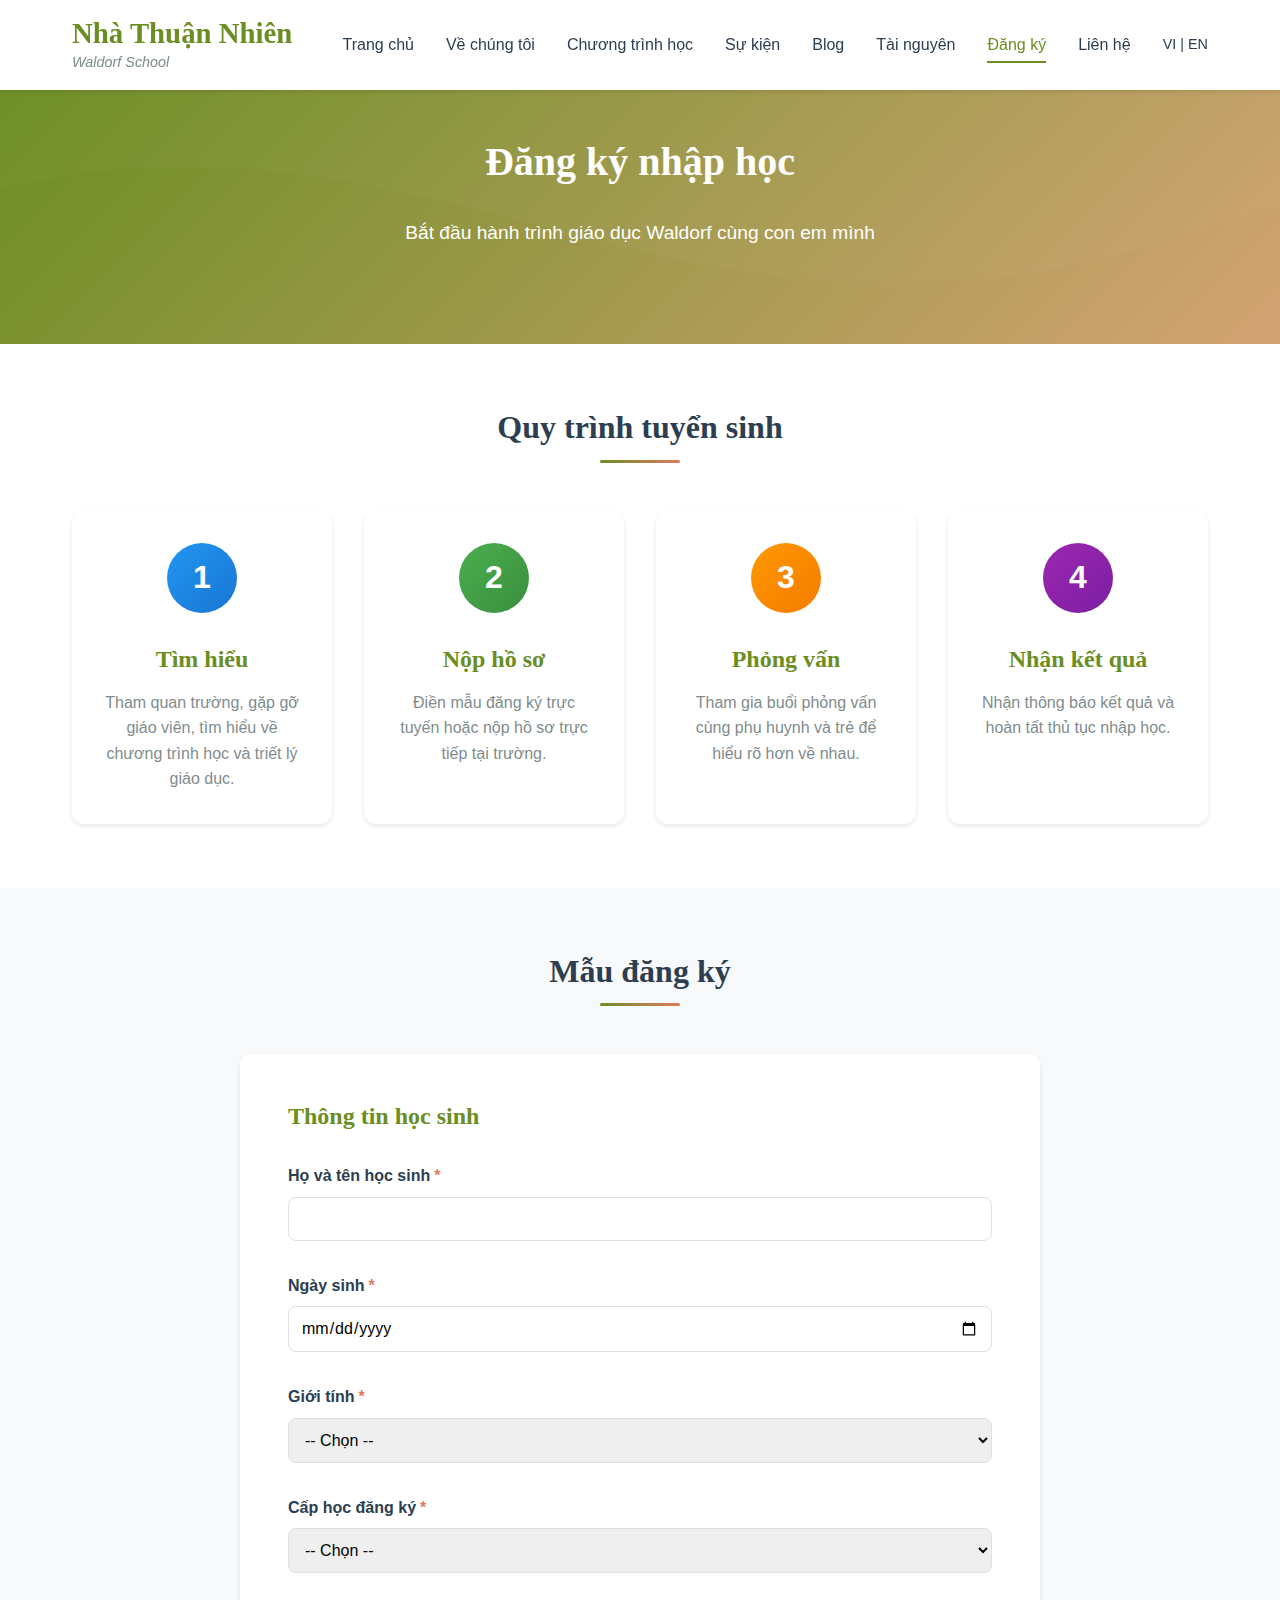
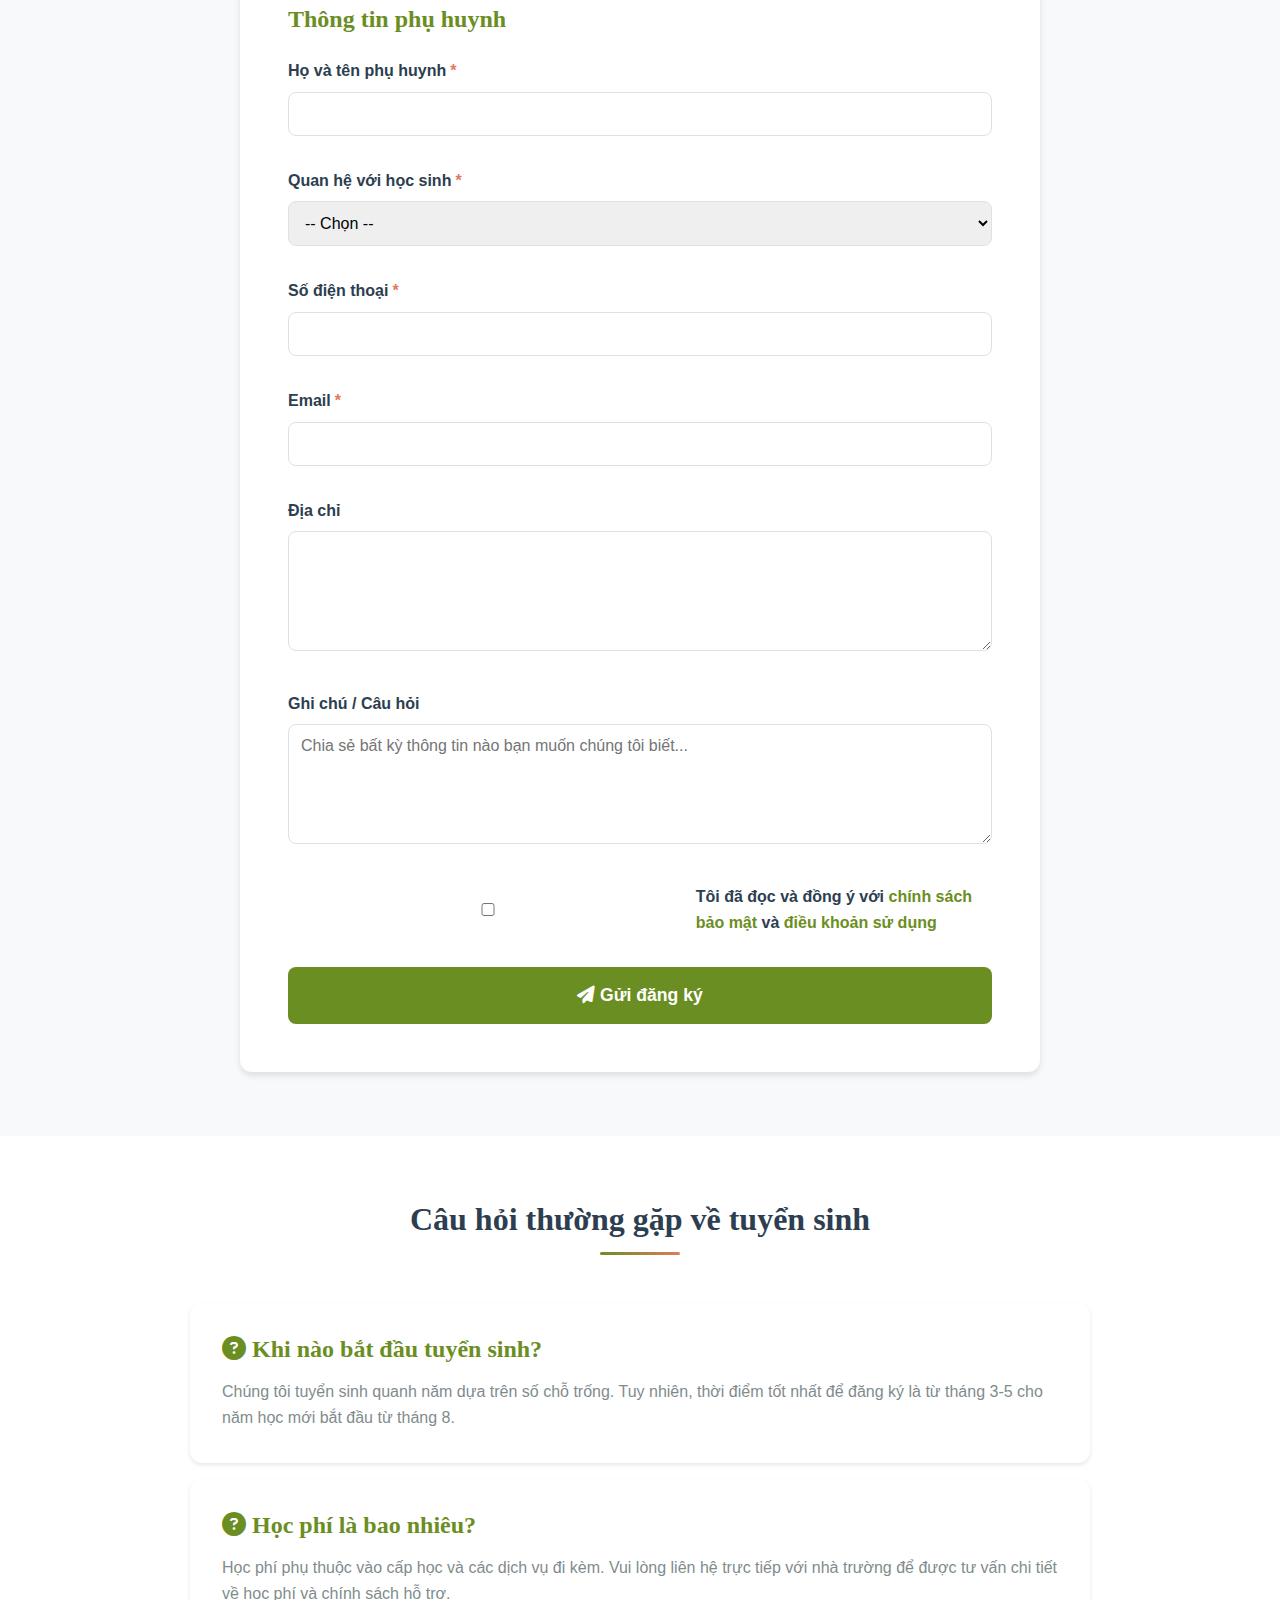
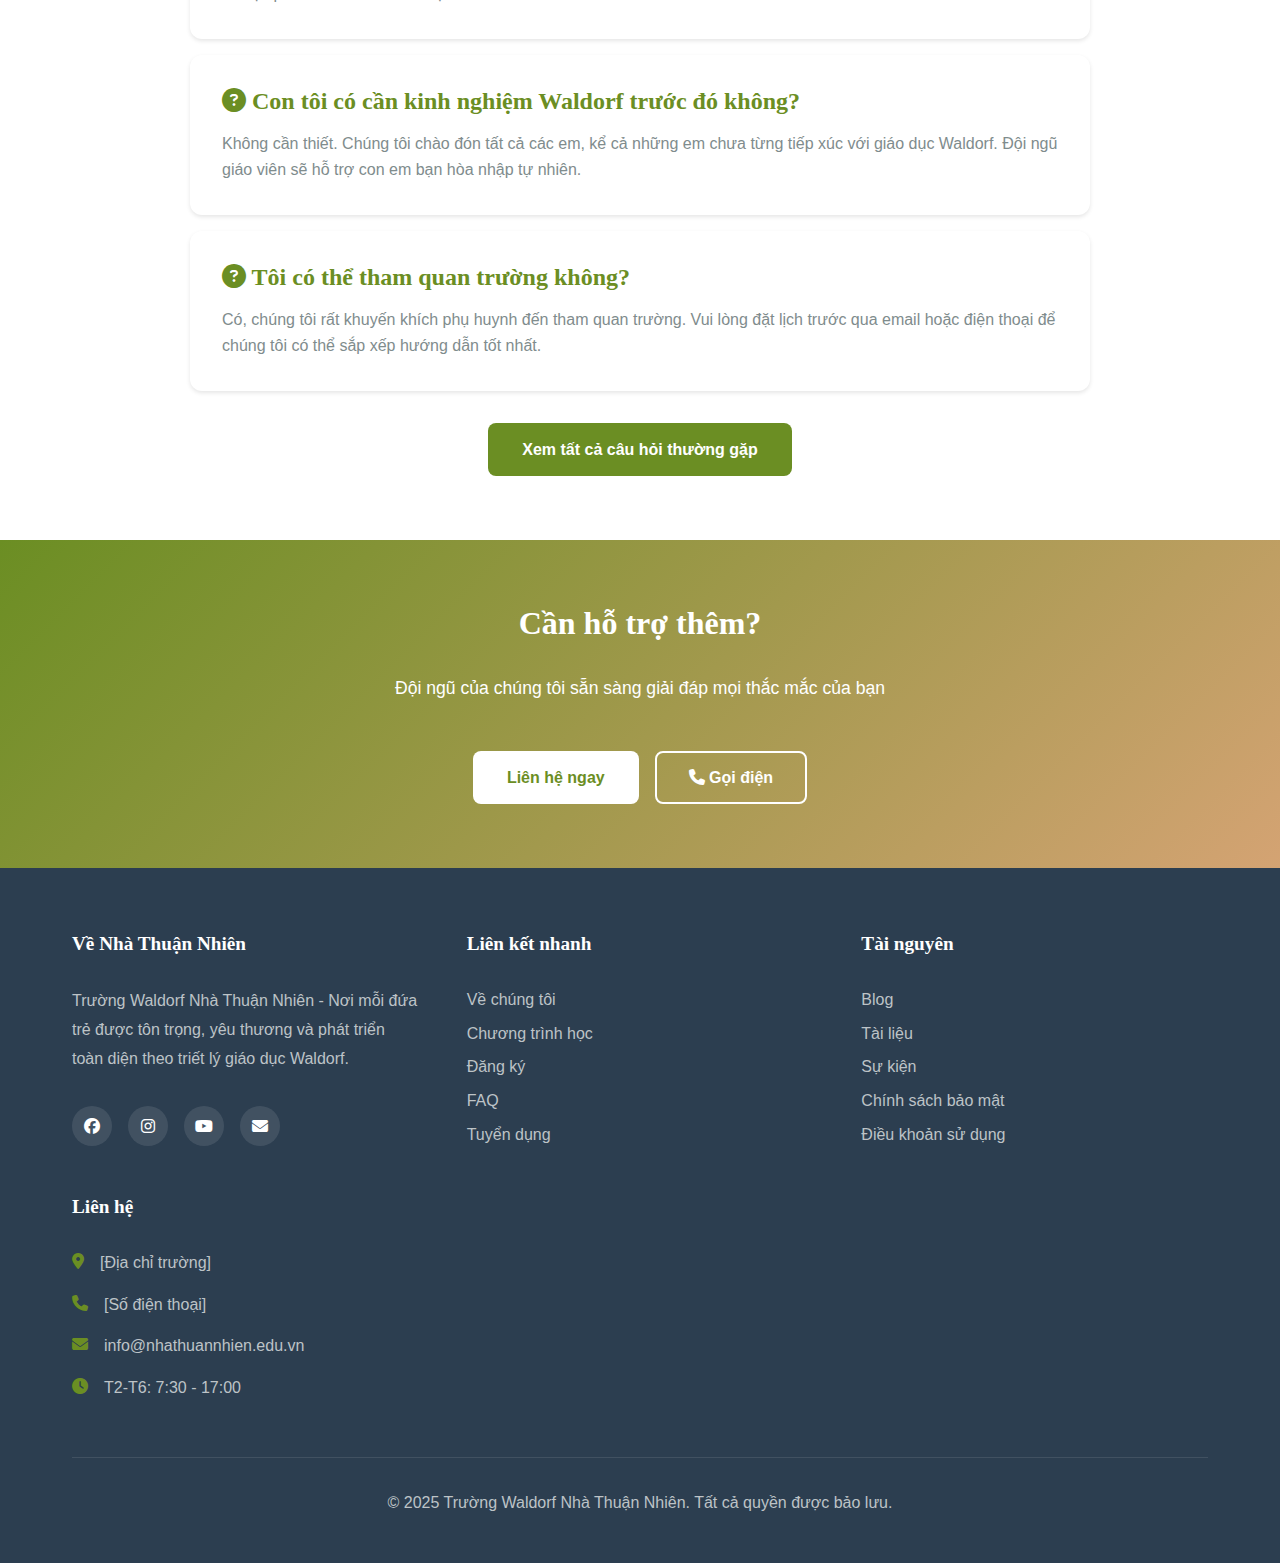
<file: admission.html>
<!DOCTYPE html>
<html lang="vi">

<head>
    <meta charset="UTF-8">
    <meta name="viewport" content="width=device-width, initial-scale=1.0">
    <meta name="description" content="Đăng ký nhập học tại Trường Waldorf Nhà Thuận Nhiên">
    <title>Đăng ký - Trường Waldorf Nhà Thuận Nhiên</title>
    <link rel="stylesheet" href="css/style.css">
    <link rel="stylesheet" href="https://cdnjs.cloudflare.com/ajax/libs/font-awesome/6.4.0/css/all.min.css">
</head>

<body>
    <header class="header">
        <div class="container">
            <div class="logo">
                <h1>Nhà Thuận Nhiên</h1>
                <p class="tagline">Waldorf School</p>
            </div>
            <nav class="nav" id="mainNav">
                <ul>
                    <li><a href="index.html">Trang chủ</a></li>
                    <li><a href="about.html">Về chúng tôi</a></li>
                    <li><a href="programs.html">Chương trình học</a></li>
                    <li><a href="events.html">Sự kiện</a></li>
                    <li><a href="blog.html">Blog</a></li>
                    <li><a href="resources.html">Tài nguyên</a></li>
                    <li><a href="admission.html" class="active">Đăng ký</a></li>
                    <li><a href="contact.html">Liên hệ</a></li>
                    <li class="language-switch">
                        <a href="#" onclick="switchLanguage('vi')">VI</a> |
                        <a href="#" onclick="switchLanguage('en')">EN</a>
                    </li>
                </ul>
            </nav>
            <button class="mobile-menu-btn" onclick="toggleMobileMenu()">
                <i class="fas fa-bars"></i>
            </button>
        </div>
    </header>

    <section class="hero" style="padding: 3rem 0;">
        <div class="hero-content">
            <h2>Đăng ký nhập học</h2>
            <p>Bắt đầu hành trình giáo dục Waldorf cùng con em mình</p>
        </div>
    </section>

    <section style="padding: 4rem 0;">
        <div class="container">
            <h2 class="section-title">Quy trình tuyển sinh</h2>
            <div class="features-grid" style="grid-template-columns: repeat(auto-fit, minmax(250px, 1fr));">
                <div class="feature-card">
                    <div class="feature-icon" style="background: linear-gradient(135deg, #2196f3, #1976d2);">
                        <span style="font-size: 2rem; font-weight: bold;">1</span>
                    </div>
                    <h3>Tìm hiểu</h3>
                    <p>Tham quan trường, gặp gỡ giáo viên, tìm hiểu về chương trình học và triết lý giáo dục.</p>
                </div>
                <div class="feature-card">
                    <div class="feature-icon" style="background: linear-gradient(135deg, #4caf50, #388e3c);">
                        <span style="font-size: 2rem; font-weight: bold;">2</span>
                    </div>
                    <h3>Nộp hồ sơ</h3>
                    <p>Điền mẫu đăng ký trực tuyến hoặc nộp hồ sơ trực tiếp tại trường.</p>
                </div>
                <div class="feature-card">
                    <div class="feature-icon" style="background: linear-gradient(135deg, #ff9800, #f57c00);">
                        <span style="font-size: 2rem; font-weight: bold;">3</span>
                    </div>
                    <h3>Phỏng vấn</h3>
                    <p>Tham gia buổi phỏng vấn cùng phụ huynh và trẻ để hiểu rõ hơn về nhau.</p>
                </div>
                <div class="feature-card">
                    <div class="feature-icon" style="background: linear-gradient(135deg, #9c27b0, #7b1fa2);">
                        <span style="font-size: 2rem; font-weight: bold;">4</span>
                    </div>
                    <h3>Nhận kết quả</h3>
                    <p>Nhận thông báo kết quả và hoàn tất thủ tục nhập học.</p>
                </div>
            </div>
        </div>
    </section>

    <section style="padding: 4rem 0; background: #f8f9fa;">
        <div class="container">
            <h2 class="section-title">Mẫu đăng ký</h2>
            <div
                style="max-width: 800px; margin: 0 auto; background: white; padding: 3rem; border-radius: 12px; box-shadow: 0 4px 6px rgba(0,0,0,0.1);">
                <form id="admissionForm">
                    <h3 style="margin-bottom: 2rem; color: #6B8E23;">Thông tin học sinh</h3>

                    <div class="form-group required">
                        <label for="studentName">Họ và tên học sinh</label>
                        <input type="text" id="studentName" name="studentName" required>
                    </div>

                    <div class="form-group required">
                        <label for="birthDate">Ngày sinh</label>
                        <input type="date" id="birthDate" name="birthDate" required>
                    </div>

                    <div class="form-group required">
                        <label for="gender">Giới tính</label>
                        <select id="gender" name="gender" required>
                            <option value="">-- Chọn --</option>
                            <option value="male">Nam</option>
                            <option value="female">Nữ</option>
                        </select>
                    </div>

                    <div class="form-group required">
                        <label for="grade">Cấp học đăng ký</label>
                        <select id="grade" name="grade" required>
                            <option value="">-- Chọn --</option>
                            <option value="kindergarten">Mẫu giáo (3-6 tuổi)</option>
                            <option value="grade1">Lớp 1</option>
                            <option value="grade2">Lớp 2</option>
                            <option value="grade3">Lớp 3</option>
                            <option value="grade4">Lớp 4</option>
                            <option value="grade5">Lớp 5</option>
                        </select>
                    </div>

                    <h3 style="margin: 2rem 0 1.5rem; color: #6B8E23;">Thông tin phụ huynh</h3>

                    <div class="form-group required">
                        <label for="parentName">Họ và tên phụ huynh</label>
                        <input type="text" id="parentName" name="parentName" required>
                    </div>

                    <div class="form-group required">
                        <label for="relationship">Quan hệ với học sinh</label>
                        <select id="relationship" name="relationship" required>
                            <option value="">-- Chọn --</option>
                            <option value="father">Bố</option>
                            <option value="mother">Mẹ</option>
                            <option value="guardian">Người giám hộ</option>
                        </select>
                    </div>

                    <div class="form-group required">
                        <label for="phone">Số điện thoại</label>
                        <input type="tel" id="phone" name="phone" required pattern="[0-9]{10,11}">
                    </div>

                    <div class="form-group required">
                        <label for="email">Email</label>
                        <input type="email" id="email" name="email" required>
                    </div>

                    <div class="form-group">
                        <label for="address">Địa chỉ</label>
                        <textarea id="address" name="address"></textarea>
                    </div>

                    <div class="form-group">
                        <label for="notes">Ghi chú / Câu hỏi</label>
                        <textarea id="notes" name="notes"
                            placeholder="Chia sẻ bất kỳ thông tin nào bạn muốn chúng tôi biết..."></textarea>
                    </div>

                    <div class="form-group">
                        <label style="display: flex; align-items: center; gap: 0.5rem; cursor: pointer;">
                            <input type="checkbox" required>
                            <span>Tôi đã đọc và đồng ý với <a href="privacy.html" style="color: #6B8E23;">chính sách bảo
                                    mật</a> và <a href="terms.html" style="color: #6B8E23;">điều khoản sử
                                    dụng</a></span>
                        </label>
                    </div>

                    <button type="submit" class="btn btn-primary"
                        style="width: 100%; font-size: 1.1rem; padding: 1rem;">
                        <i class="fas fa-paper-plane"></i> Gửi đăng ký
                    </button>
                </form>
            </div>
        </div>
    </section>

    <section style="padding: 4rem 0;">
        <div class="container">
            <h2 class="section-title">Câu hỏi thường gặp về tuyển sinh</h2>
            <div style="max-width: 900px; margin: 0 auto;">
                <div class="feature-card" style="margin-bottom: 1rem; text-align: left;">
                    <h3 style="color: #6B8E23; margin-bottom: 1rem;">
                        <i class="fas fa-question-circle"></i> Khi nào bắt đầu tuyển sinh?
                    </h3>
                    <p>Chúng tôi tuyển sinh quanh năm dựa trên số chỗ trống. Tuy nhiên, thời điểm tốt nhất để đăng ký là
                        từ tháng 3-5 cho năm học mới bắt đầu từ tháng 8.</p>
                </div>
                <div class="feature-card" style="margin-bottom: 1rem; text-align: left;">
                    <h3 style="color: #6B8E23; margin-bottom: 1rem;">
                        <i class="fas fa-question-circle"></i> Học phí là bao nhiêu?
                    </h3>
                    <p>Học phí phụ thuộc vào cấp học và các dịch vụ đi kèm. Vui lòng liên hệ trực tiếp với nhà trường để
                        được tư vấn chi tiết về học phí và chính sách hỗ trợ.</p>
                </div>
                <div class="feature-card" style="margin-bottom: 1rem; text-align: left;">
                    <h3 style="color: #6B8E23; margin-bottom: 1rem;">
                        <i class="fas fa-question-circle"></i> Con tôi có cần kinh nghiệm Waldorf trước đó không?
                    </h3>
                    <p>Không cần thiết. Chúng tôi chào đón tất cả các em, kể cả những em chưa từng tiếp xúc với giáo dục
                        Waldorf. Đội ngũ giáo viên sẽ hỗ trợ con em bạn hòa nhập tự nhiên.</p>
                </div>
                <div class="feature-card" style="margin-bottom: 1rem; text-align: left;">
                    <h3 style="color: #6B8E23; margin-bottom: 1rem;">
                        <i class="fas fa-question-circle"></i> Tôi có thể tham quan trường không?
                    </h3>
                    <p>Có, chúng tôi rất khuyến khích phụ huynh đến tham quan trường. Vui lòng đặt lịch trước qua email
                        hoặc điện thoại để chúng tôi có thể sắp xếp hướng dẫn tốt nhất.</p>
                </div>
            </div>
            <div class="text-center" style="margin-top: 2rem;">
                <a href="faq.html" class="btn btn-primary">Xem tất cả câu hỏi thường gặp</a>
            </div>
        </div>
    </section>

    <section class="cta-section">
        <div class="container">
            <div class="cta-content">
                <h2>Cần hỗ trợ thêm?</h2>
                <p>Đội ngũ của chúng tôi sẵn sàng giải đáp mọi thắc mắc của bạn</p>
                <div class="cta-buttons">
                    <a href="contact.html" class="btn btn-light">Liên hệ ngay</a>
                    <a href="tel:+84123456789" class="btn btn-outline"><i class="fas fa-phone"></i> Gọi điện</a>
                </div>
            </div>
        </div>
    </section>

    <footer class="footer">
        <div class="container">
            <div class="footer-grid">
                <div class="footer-col">
                    <h3>Về Nhà Thuận Nhiên</h3>
                    <p>Trường Waldorf Nhà Thuận Nhiên - Nơi mỗi đứa trẻ được tôn trọng, yêu thương và phát triển toàn
                        diện theo triết lý giáo dục Waldorf.</p>
                    <div class="social-links">
                        <a href="#" aria-label="Facebook"><i class="fab fa-facebook"></i></a>
                        <a href="#" aria-label="Instagram"><i class="fab fa-instagram"></i></a>
                        <a href="#" aria-label="YouTube"><i class="fab fa-youtube"></i></a>
                        <a href="#" aria-label="Email"><i class="fas fa-envelope"></i></a>
                    </div>
                </div>
                <div class="footer-col">
                    <h3>Liên kết nhanh</h3>
                    <ul>
                        <li><a href="about.html">Về chúng tôi</a></li>
                        <li><a href="programs.html">Chương trình học</a></li>
                        <li><a href="admission.html">Đăng ký</a></li>
                        <li><a href="faq.html">FAQ</a></li>
                        <li><a href="careers.html">Tuyển dụng</a></li>
                    </ul>
                </div>
                <div class="footer-col">
                    <h3>Tài nguyên</h3>
                    <ul>
                        <li><a href="blog.html">Blog</a></li>
                        <li><a href="resources.html">Tài liệu</a></li>
                        <li><a href="events.html">Sự kiện</a></li>
                        <li><a href="privacy.html">Chính sách bảo mật</a></li>
                        <li><a href="terms.html">Điều khoản sử dụng</a></li>
                    </ul>
                </div>
                <div class="footer-col">
                    <h3>Liên hệ</h3>
                    <ul class="contact-info">
                        <li><i class="fas fa-map-marker-alt"></i> [Địa chỉ trường]</li>
                        <li><i class="fas fa-phone"></i> [Số điện thoại]</li>
                        <li><i class="fas fa-envelope"></i> info@nhathuannhien.edu.vn</li>
                        <li><i class="fas fa-clock"></i> T2-T6: 7:30 - 17:00</li>
                    </ul>
                </div>
            </div>
            <div class="footer-bottom">
                <p>&copy; 2025 Trường Waldorf Nhà Thuận Nhiên. Tất cả quyền được bảo lưu.</p>
            </div>
        </div>
    </footer>

    <script src="js/main.js"></script>
</body>

</html>
</file>
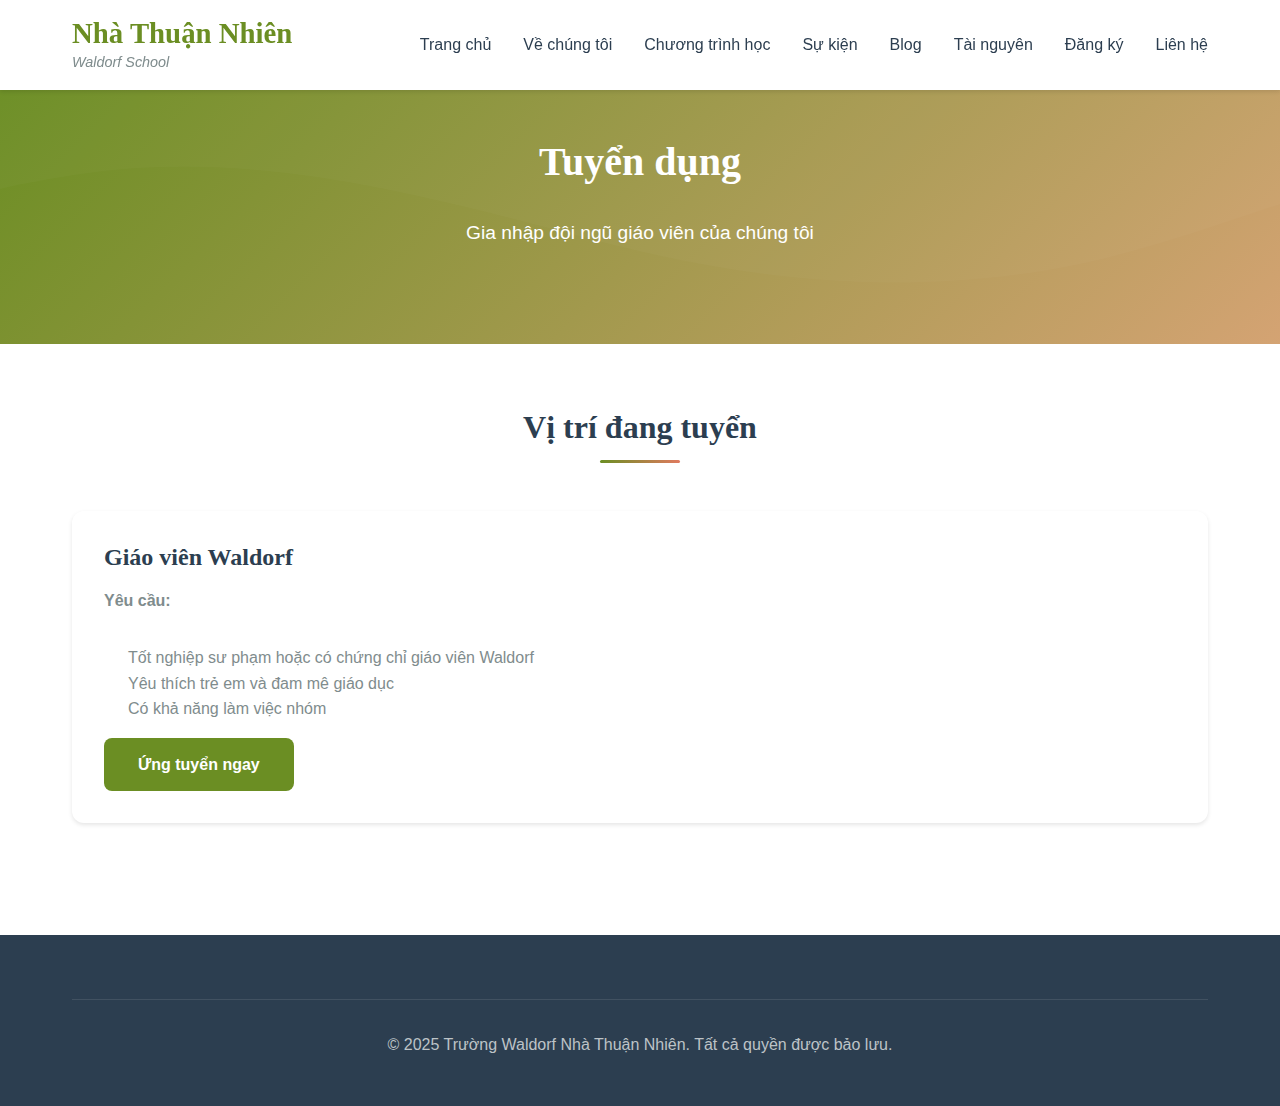
<file: careers.html>
<!DOCTYPE html>
<html lang="vi">

<head>
    <meta charset="UTF-8">
    <meta name="viewport" content="width=device-width, initial-scale=1.0">
    <title>Tuyển dụng - Trường Waldorf Nhà Thuận Nhiên</title>
    <link rel="stylesheet" href="css/style.css">
    <link rel="stylesheet" href="https://cdnjs.cloudflare.com/ajax/libs/font-awesome/6.4.0/css/all.min.css">
</head>

<body>
    <header class="header">
        <div class="container">
            <div class="logo">
                <h1>Nhà Thuận Nhiên</h1>
                <p class="tagline">Waldorf School</p>
            </div>
            <nav class="nav" id="mainNav">
                <ul>
                    <li><a href="index.html">Trang chủ</a></li>
                    <li><a href="about.html">Về chúng tôi</a></li>
                    <li><a href="programs.html">Chương trình học</a></li>
                    <li><a href="events.html">Sự kiện</a></li>
                    <li><a href="blog.html">Blog</a></li>
                    <li><a href="resources.html">Tài nguyên</a></li>
                    <li><a href="admission.html">Đăng ký</a></li>
                    <li><a href="contact.html">Liên hệ</a></li>
                </ul>
            </nav>
            <button class="mobile-menu-btn" onclick="toggleMobileMenu()">
                <i class="fas fa-bars"></i>
            </button>
        </div>
    </header>

    <section class="hero" style="padding: 3rem 0;">
        <div class="hero-content">
            <h2>Tuyển dụng</h2>
            <p>Gia nhập đội ngũ giáo viên của chúng tôi</p>
        </div>
    </section>

    <section style="padding: 4rem 0;">
        <div class="container">
            <h2 class="section-title">Vị trí đang tuyển</h2>
            <div class="news-grid">
                <div class="news-card">
                    <div class="news-content">
                        <h3>Giáo viên Waldorf</h3>
                        <p><strong>Yêu cầu:</strong></p>
                        <ul style="margin-left: 1.5rem; color: #7f8c8d;">
                            <li>Tốt nghiệp sư phạm hoặc có chứng chỉ giáo viên Waldorf</li>
                            <li>Yêu thích trẻ em và đam mê giáo dục</li>
                            <li>Có khả năng làm việc nhóm</li>
                        </ul>
                        <a href="contact.html" class="btn btn-primary" style="margin-top: 1rem;">Ứng tuyển ngay</a>
                    </div>
                </div>
            </div>
        </div>
    </section>

    <footer class="footer">
        <div class="container">
            <div class="footer-bottom">
                <p>&copy; 2025 Trường Waldorf Nhà Thuận Nhiên. Tất cả quyền được bảo lưu.</p>
            </div>
        </div>
    </footer>

    <script src="js/main.js"></script>
</body>

</html>
</file>
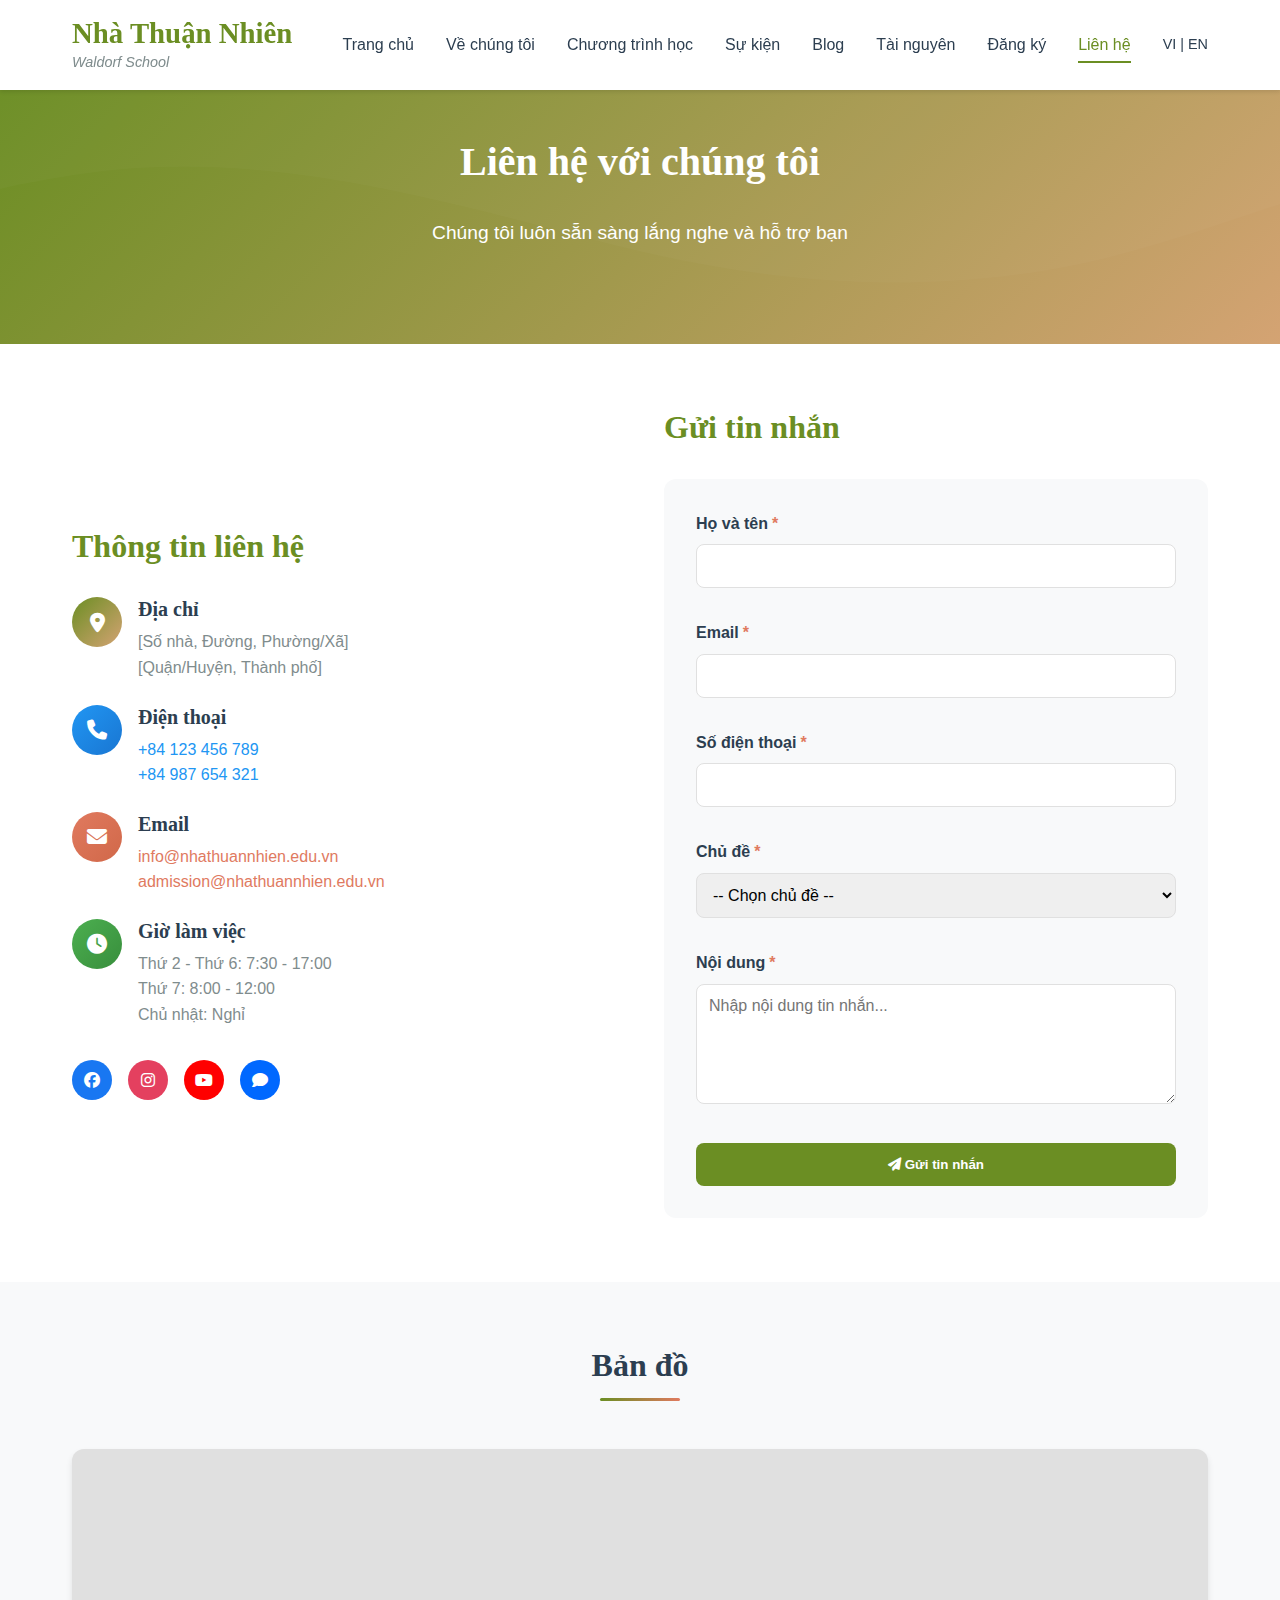
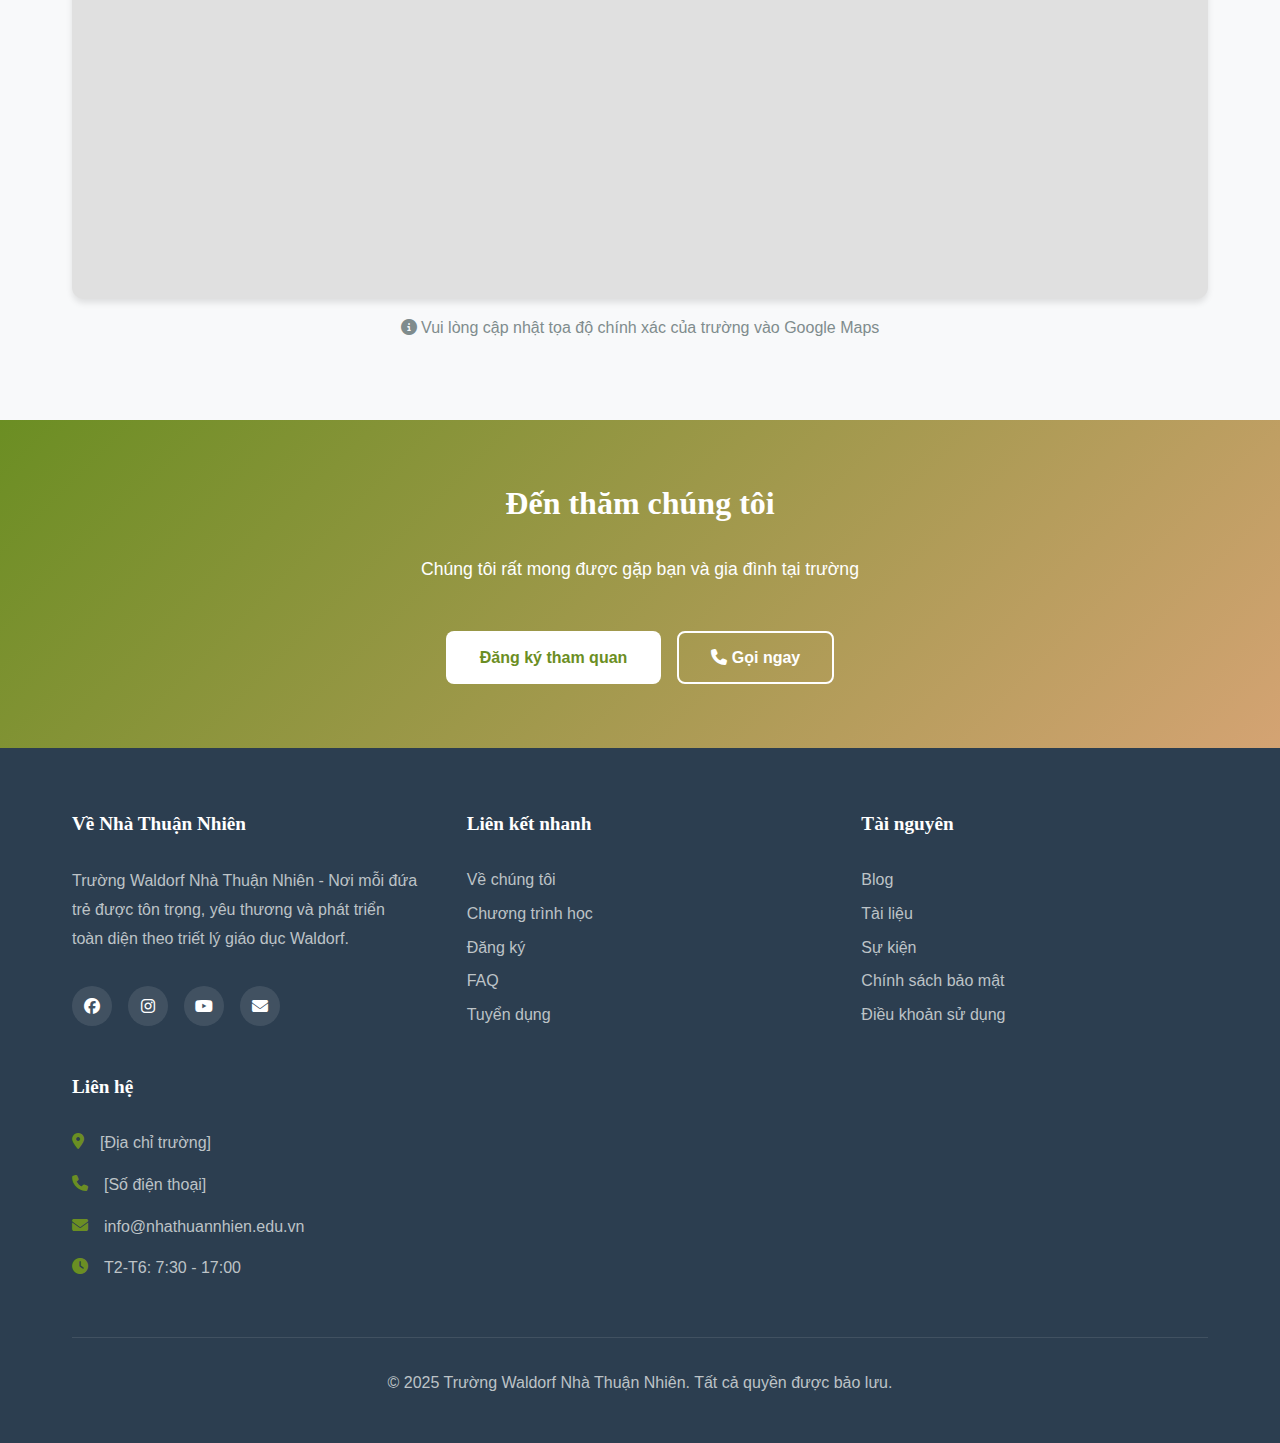
<file: contact.html>
<!DOCTYPE html>
<html lang="vi">

<head>
    <meta charset="UTF-8">
    <meta name="viewport" content="width=device-width, initial-scale=1.0">
    <meta name="description" content="Liên hệ với Trường Waldorf Nhà Thuận Nhiên">
    <title>Liên hệ - Trường Waldorf Nhà Thuận Nhiên</title>
    <link rel="stylesheet" href="css/style.css">
    <link rel="stylesheet" href="https://cdnjs.cloudflare.com/ajax/libs/font-awesome/6.4.0/css/all.min.css">
</head>

<body>
    <header class="header">
        <div class="container">
            <div class="logo">
                <h1>Nhà Thuận Nhiên</h1>
                <p class="tagline">Waldorf School</p>
            </div>
            <nav class="nav" id="mainNav">
                <ul>
                    <li><a href="index.html">Trang chủ</a></li>
                    <li><a href="about.html">Về chúng tôi</a></li>
                    <li><a href="programs.html">Chương trình học</a></li>
                    <li><a href="events.html">Sự kiện</a></li>
                    <li><a href="blog.html">Blog</a></li>
                    <li><a href="resources.html">Tài nguyên</a></li>
                    <li><a href="admission.html">Đăng ký</a></li>
                    <li><a href="contact.html" class="active">Liên hệ</a></li>
                    <li class="language-switch">
                        <a href="#" onclick="switchLanguage('vi')">VI</a> |
                        <a href="#" onclick="switchLanguage('en')">EN</a>
                    </li>
                </ul>
            </nav>
            <button class="mobile-menu-btn" onclick="toggleMobileMenu()">
                <i class="fas fa-bars"></i>
            </button>
        </div>
    </header>

    <section class="hero" style="padding: 3rem 0;">
        <div class="hero-content">
            <h2>Liên hệ với chúng tôi</h2>
            <p>Chúng tôi luôn sẵn sàng lắng nghe và hỗ trợ bạn</p>
        </div>
    </section>

    <section style="padding: 4rem 0;">
        <div class="container">
            <div class="intro-grid">
                <div>
                    <h2 style="color: #6B8E23; margin-bottom: 2rem;">Thông tin liên hệ</h2>

                    <div style="margin-bottom: 2rem;">
                        <div style="display: flex; align-items: flex-start; gap: 1rem; margin-bottom: 1.5rem;">
                            <div
                                style="width: 50px; height: 50px; background: linear-gradient(135deg, #6B8E23, #D4A373); border-radius: 50%; display: flex; align-items: center; justify-content: center; color: white; flex-shrink: 0;">
                                <i class="fas fa-map-marker-alt fa-lg"></i>
                            </div>
                            <div>
                                <h4 style="margin-bottom: 0.5rem;">Địa chỉ</h4>
                                <p style="color: #7f8c8d; margin: 0;">[Số nhà, Đường, Phường/Xã]<br>[Quận/Huyện, Thành
                                    phố]</p>
                            </div>
                        </div>

                        <div style="display: flex; align-items: flex-start; gap: 1rem; margin-bottom: 1.5rem;">
                            <div
                                style="width: 50px; height: 50px; background: linear-gradient(135deg, #2196f3, #1976d2); border-radius: 50%; display: flex; align-items: center; justify-content: center; color: white; flex-shrink: 0;">
                                <i class="fas fa-phone fa-lg"></i>
                            </div>
                            <div>
                                <h4 style="margin-bottom: 0.5rem;">Điện thoại</h4>
                                <p style="color: #7f8c8d; margin: 0;">
                                    <a href="tel:+84123456789" style="color: #2196f3;">+84 123 456 789</a><br>
                                    <a href="tel:+84987654321" style="color: #2196f3;">+84 987 654 321</a>
                                </p>
                            </div>
                        </div>

                        <div style="display: flex; align-items: flex-start; gap: 1rem; margin-bottom: 1.5rem;">
                            <div
                                style="width: 50px; height: 50px; background: linear-gradient(135deg, #E07A5F, #d16849); border-radius: 50%; display: flex; align-items: center; justify-content: center; color: white; flex-shrink: 0;">
                                <i class="fas fa-envelope fa-lg"></i>
                            </div>
                            <div>
                                <h4 style="margin-bottom: 0.5rem;">Email</h4>
                                <p style="color: #7f8c8d; margin: 0;">
                                    <a href="mailto:info@nhathuannhien.edu.vn"
                                        style="color: #E07A5F;">info@nhathuannhien.edu.vn</a><br>
                                    <a href="mailto:admission@nhathuannhien.edu.vn"
                                        style="color: #E07A5F;">admission@nhathuannhien.edu.vn</a>
                                </p>
                            </div>
                        </div>

                        <div style="display: flex; align-items: flex-start; gap: 1rem; margin-bottom: 1.5rem;">
                            <div
                                style="width: 50px; height: 50px; background: linear-gradient(135deg, #4caf50, #388e3c); border-radius: 50%; display: flex; align-items: center; justify-content: center; color: white; flex-shrink: 0;">
                                <i class="fas fa-clock fa-lg"></i>
                            </div>
                            <div>
                                <h4 style="margin-bottom: 0.5rem;">Giờ làm việc</h4>
                                <p style="color: #7f8c8d; margin: 0;">
                                    Thứ 2 - Thứ 6: 7:30 - 17:00<br>
                                    Thứ 7: 8:00 - 12:00<br>
                                    Chủ nhật: Nghỉ
                                </p>
                            </div>
                        </div>
                    </div>

                    <div class="social-links" style="justify-content: flex-start;">
                        <a href="#" aria-label="Facebook" style="background: #1877f2;"><i
                                class="fab fa-facebook"></i></a>
                        <a href="#" aria-label="Instagram" style="background: #e4405f;"><i
                                class="fab fa-instagram"></i></a>
                        <a href="#" aria-label="YouTube" style="background: #ff0000;"><i class="fab fa-youtube"></i></a>
                        <a href="#" aria-label="Zalo" style="background: #0068ff;"><i class="fas fa-comment"></i></a>
                    </div>
                </div>

                <div>
                    <h2 style="color: #6B8E23; margin-bottom: 2rem;">Gửi tin nhắn</h2>
                    <form id="contactForm" style="background: #f8f9fa; padding: 2rem; border-radius: 12px;">
                        <div class="form-group required">
                            <label for="name">Họ và tên</label>
                            <input type="text" id="name" name="name" required>
                        </div>

                        <div class="form-group required">
                            <label for="email">Email</label>
                            <input type="email" id="email" name="email" required>
                        </div>

                        <div class="form-group required">
                            <label for="phone">Số điện thoại</label>
                            <input type="tel" id="phone" name="phone" required>
                        </div>

                        <div class="form-group required">
                            <label for="subject">Chủ đề</label>
                            <select id="subject" name="subject" required>
                                <option value="">-- Chọn chủ đề --</option>
                                <option value="admission">Tư vấn tuyển sinh</option>
                                <option value="program">Chương trình học</option>
                                <option value="visit">Đặt lịch tham quan</option>
                                <option value="other">Khác</option>
                            </select>
                        </div>

                        <div class="form-group required">
                            <label for="message">Nội dung</label>
                            <textarea id="message" name="message" required rows="5"
                                placeholder="Nhập nội dung tin nhắn..."></textarea>
                        </div>

                        <button type="submit" class="btn btn-primary" style="width: 100%;">
                            <i class="fas fa-paper-plane"></i> Gửi tin nhắn
                        </button>
                    </form>
                </div>
            </div>
        </div>
    </section>

    <section style="padding: 4rem 0; background: #f8f9fa;">
        <div class="container">
            <h2 class="section-title">Bản đồ</h2>
            <div
                style="border-radius: 12px; overflow: hidden; box-shadow: 0 4px 6px rgba(0,0,0,0.1); height: 450px; background: #e0e0e0;">
                <!-- Google Maps iframe sẽ được thêm vào đây -->
                <iframe
                    src="https://www.google.com/maps/embed?pb=!1m18!1m12!1m3!1d3919.5!2d106.6!3d10.8!2m3!1f0!2f0!3f0!3m2!1i1024!2i768!4f13.1!3m3!1m2!1s0x0%3A0x0!2zMTDCsDQ4JzAwLjAiTiAxMDbCsDM2JzAwLjAiRQ!5e0!3m2!1svi!2s!4v1234567890"
                    width="100%" height="450" style="border:0;" allowfullscreen="" loading="lazy">
                </iframe>
            </div>
            <p style="text-align: center; margin-top: 1rem; color: #7f8c8d;">
                <i class="fas fa-info-circle"></i> Vui lòng cập nhật tọa độ chính xác của trường vào Google Maps
            </p>
        </div>
    </section>

    <section class="cta-section">
        <div class="container">
            <div class="cta-content">
                <h2>Đến thăm chúng tôi</h2>
                <p>Chúng tôi rất mong được gặp bạn và gia đình tại trường</p>
                <div class="cta-buttons">
                    <a href="admission.html" class="btn btn-light">Đăng ký tham quan</a>
                    <a href="tel:+84123456789" class="btn btn-outline"><i class="fas fa-phone"></i> Gọi ngay</a>
                </div>
            </div>
        </div>
    </section>

    <footer class="footer">
        <div class="container">
            <div class="footer-grid">
                <div class="footer-col">
                    <h3>Về Nhà Thuận Nhiên</h3>
                    <p>Trường Waldorf Nhà Thuận Nhiên - Nơi mỗi đứa trẻ được tôn trọng, yêu thương và phát triển toàn
                        diện theo triết lý giáo dục Waldorf.</p>
                    <div class="social-links">
                        <a href="#" aria-label="Facebook"><i class="fab fa-facebook"></i></a>
                        <a href="#" aria-label="Instagram"><i class="fab fa-instagram"></i></a>
                        <a href="#" aria-label="YouTube"><i class="fab fa-youtube"></i></a>
                        <a href="#" aria-label="Email"><i class="fas fa-envelope"></i></a>
                    </div>
                </div>
                <div class="footer-col">
                    <h3>Liên kết nhanh</h3>
                    <ul>
                        <li><a href="about.html">Về chúng tôi</a></li>
                        <li><a href="programs.html">Chương trình học</a></li>
                        <li><a href="admission.html">Đăng ký</a></li>
                        <li><a href="faq.html">FAQ</a></li>
                        <li><a href="careers.html">Tuyển dụng</a></li>
                    </ul>
                </div>
                <div class="footer-col">
                    <h3>Tài nguyên</h3>
                    <ul>
                        <li><a href="blog.html">Blog</a></li>
                        <li><a href="resources.html">Tài liệu</a></li>
                        <li><a href="events.html">Sự kiện</a></li>
                        <li><a href="privacy.html">Chính sách bảo mật</a></li>
                        <li><a href="terms.html">Điều khoản sử dụng</a></li>
                    </ul>
                </div>
                <div class="footer-col">
                    <h3>Liên hệ</h3>
                    <ul class="contact-info">
                        <li><i class="fas fa-map-marker-alt"></i> [Địa chỉ trường]</li>
                        <li><i class="fas fa-phone"></i> [Số điện thoại]</li>
                        <li><i class="fas fa-envelope"></i> info@nhathuannhien.edu.vn</li>
                        <li><i class="fas fa-clock"></i> T2-T6: 7:30 - 17:00</li>
                    </ul>
                </div>
            </div>
            <div class="footer-bottom">
                <p>&copy; 2025 Trường Waldorf Nhà Thuận Nhiên. Tất cả quyền được bảo lưu.</p>
            </div>
        </div>
    </footer>

    <script src="js/main.js"></script>
</body>

</html>
</file>
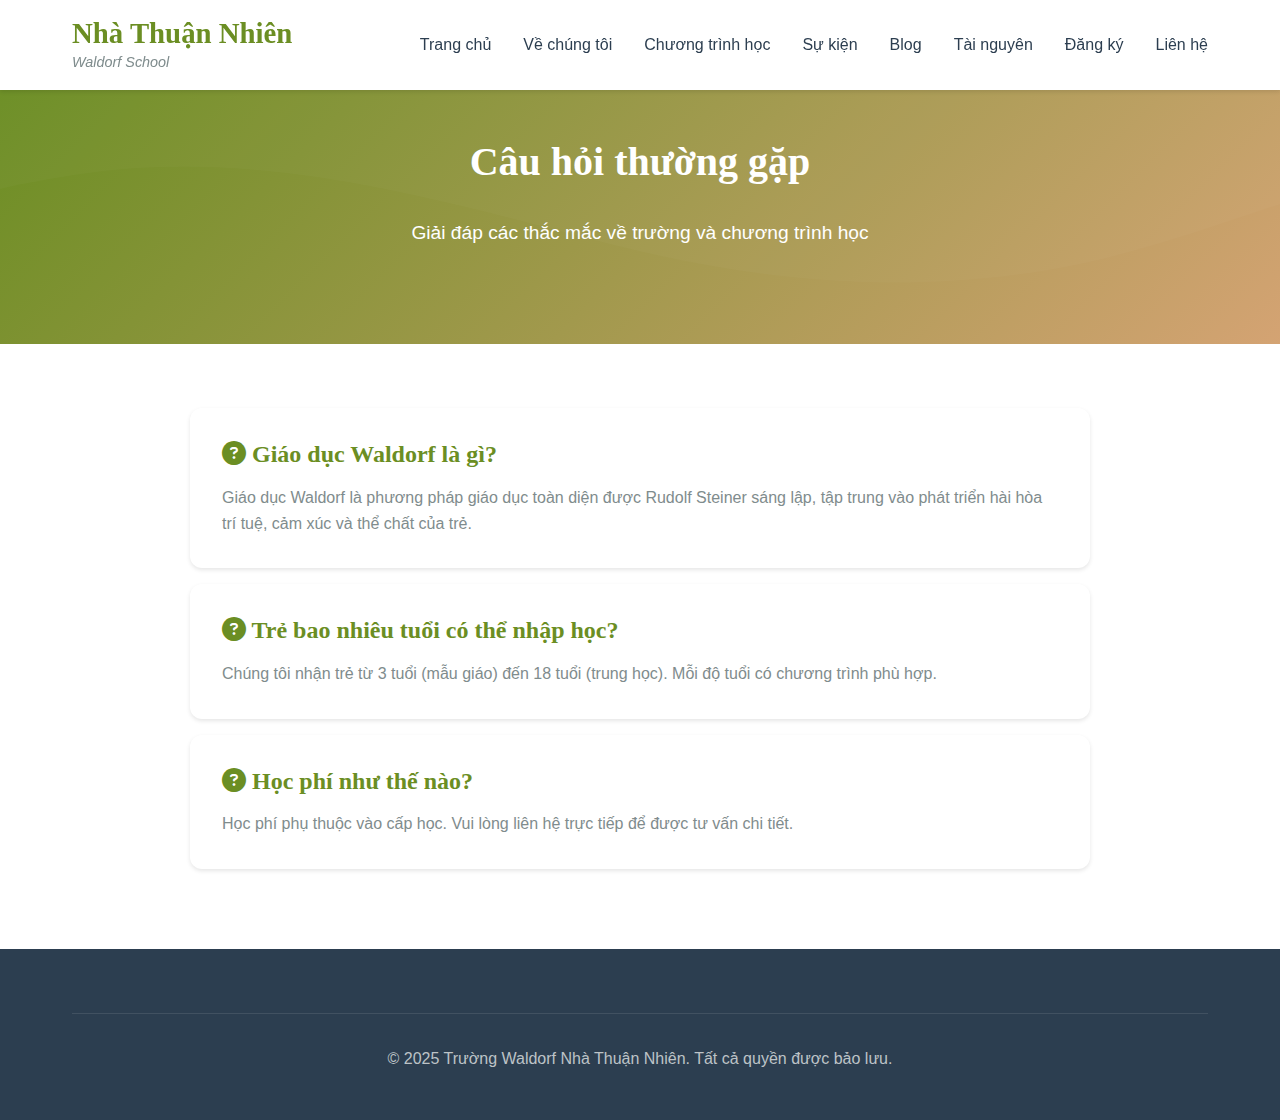
<file: faq.html>
<!DOCTYPE html>
<html lang="vi">

<head>
    <meta charset="UTF-8">
    <meta name="viewport" content="width=device-width, initial-scale=1.0">
    <title>FAQ - Trường Waldorf Nhà Thuận Nhiên</title>
    <link rel="stylesheet" href="css/style.css">
    <link rel="stylesheet" href="https://cdnjs.cloudflare.com/ajax/libs/font-awesome/6.4.0/css/all.min.css">
</head>

<body>
    <header class="header">
        <div class="container">
            <div class="logo">
                <h1>Nhà Thuận Nhiên</h1>
                <p class="tagline">Waldorf School</p>
            </div>
            <nav class="nav" id="mainNav">
                <ul>
                    <li><a href="index.html">Trang chủ</a></li>
                    <li><a href="about.html">Về chúng tôi</a></li>
                    <li><a href="programs.html">Chương trình học</a></li>
                    <li><a href="events.html">Sự kiện</a></li>
                    <li><a href="blog.html">Blog</a></li>
                    <li><a href="resources.html">Tài nguyên</a></li>
                    <li><a href="admission.html">Đăng ký</a></li>
                    <li><a href="contact.html">Liên hệ</a></li>
                </ul>
            </nav>
            <button class="mobile-menu-btn" onclick="toggleMobileMenu()">
                <i class="fas fa-bars"></i>
            </button>
        </div>
    </header>

    <section class="hero" style="padding: 3rem 0;">
        <div class="hero-content">
            <h2>Câu hỏi thường gặp</h2>
            <p>Giải đáp các thắc mắc về trường và chương trình học</p>
        </div>
    </section>

    <section style="padding: 4rem 0;">
        <div class="container">
            <div style="max-width: 900px; margin: 0 auto;">
                <div class="feature-card" style="margin-bottom: 1rem; text-align: left;">
                    <h3 style="color: #6B8E23; margin-bottom: 1rem;">
                        <i class="fas fa-question-circle"></i> Giáo dục Waldorf là gì?
                    </h3>
                    <p>Giáo dục Waldorf là phương pháp giáo dục toàn diện được Rudolf Steiner sáng lập, tập trung vào
                        phát triển hài hòa trí tuệ, cảm xúc và thể chất của trẻ.</p>
                </div>
                <div class="feature-card" style="margin-bottom: 1rem; text-align: left;">
                    <h3 style="color: #6B8E23; margin-bottom: 1rem;">
                        <i class="fas fa-question-circle"></i> Trẻ bao nhiêu tuổi có thể nhập học?
                    </h3>
                    <p>Chúng tôi nhận trẻ từ 3 tuổi (mẫu giáo) đến 18 tuổi (trung học). Mỗi độ tuổi có chương trình phù
                        hợp.</p>
                </div>
                <div class="feature-card" style="margin-bottom: 1rem; text-align: left;">
                    <h3 style="color: #6B8E23; margin-bottom: 1rem;">
                        <i class="fas fa-question-circle"></i> Học phí như thế nào?
                    </h3>
                    <p>Học phí phụ thuộc vào cấp học. Vui lòng liên hệ trực tiếp để được tư vấn chi tiết.</p>
                </div>
            </div>
        </div>
    </section>

    <footer class="footer">
        <div class="container">
            <div class="footer-bottom">
                <p>&copy; 2025 Trường Waldorf Nhà Thuận Nhiên. Tất cả quyền được bảo lưu.</p>
            </div>
        </div>
    </footer>

    <script src="js/main.js"></script>
</body>

</html>
</file>
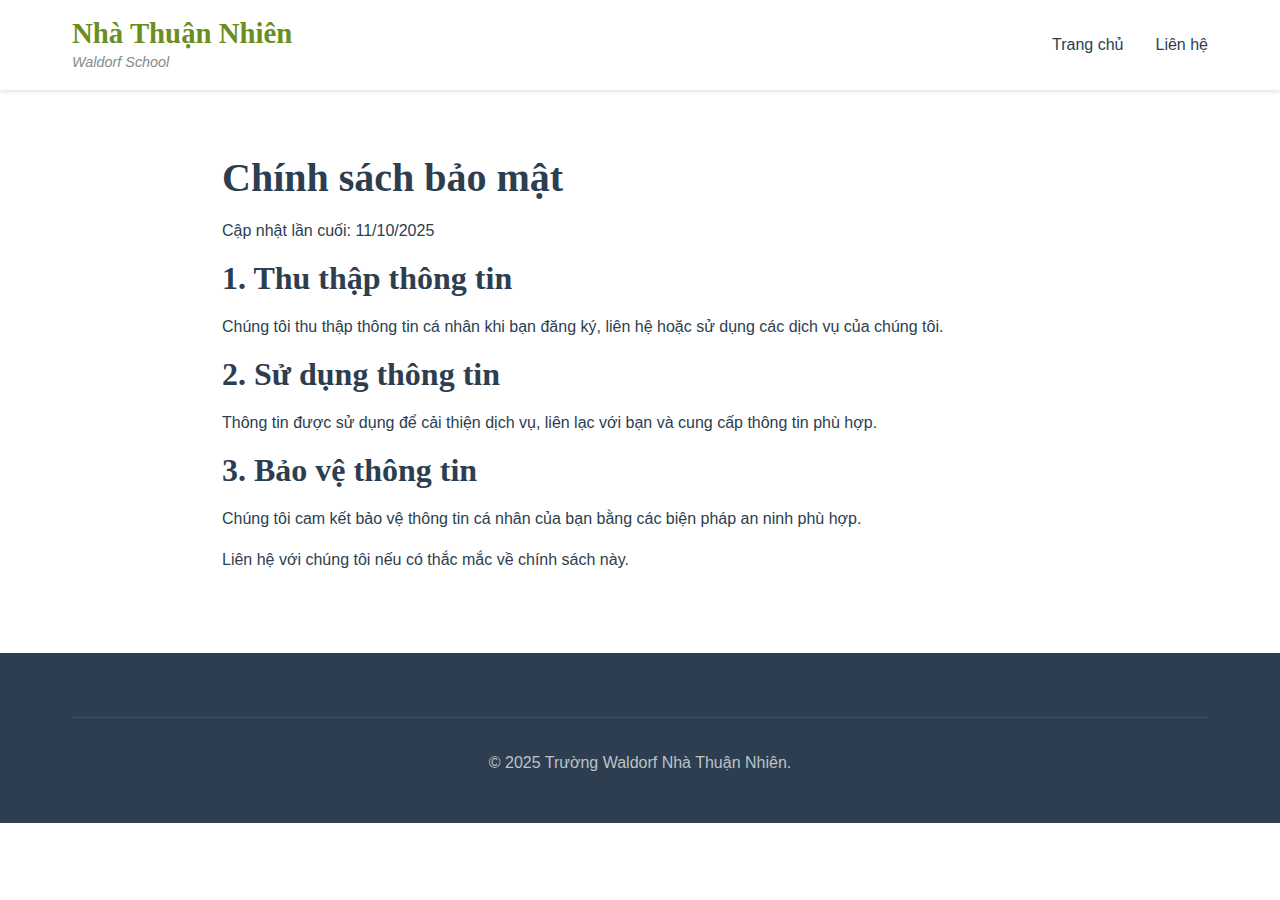
<file: privacy.html>
<!DOCTYPE html>
<html lang="vi">

<head>
    <meta charset="UTF-8">
    <meta name="viewport" content="width=device-width, initial-scale=1.0">
    <title>Chính sách bảo mật - Trường Waldorf Nhà Thuận Nhiên</title>
    <link rel="stylesheet" href="css/style.css">
</head>

<body>
    <header class="header">
        <div class="container">
            <div class="logo">
                <h1>Nhà Thuận Nhiên</h1>
                <p class="tagline">Waldorf School</p>
            </div>
            <nav class="nav" id="mainNav">
                <ul>
                    <li><a href="index.html">Trang chủ</a></li>
                    <li><a href="contact.html">Liên hệ</a></li>
                </ul>
            </nav>
        </div>
    </header>

    <section style="padding: 4rem 0;">
        <div class="container" style="max-width: 900px;">
            <h1>Chính sách bảo mật</h1>
            <p>Cập nhật lần cuối: 11/10/2025</p>

            <h2>1. Thu thập thông tin</h2>
            <p>Chúng tôi thu thập thông tin cá nhân khi bạn đăng ký, liên hệ hoặc sử dụng các dịch vụ của chúng tôi.</p>

            <h2>2. Sử dụng thông tin</h2>
            <p>Thông tin được sử dụng để cải thiện dịch vụ, liên lạc với bạn và cung cấp thông tin phù hợp.</p>

            <h2>3. Bảo vệ thông tin</h2>
            <p>Chúng tôi cam kết bảo vệ thông tin cá nhân của bạn bằng các biện pháp an ninh phù hợp.</p>

            <p><a href="contact.html">Liên hệ với chúng tôi</a> nếu có thắc mắc về chính sách này.</p>
        </div>
    </section>

    <footer class="footer">
        <div class="container">
            <div class="footer-bottom">
                <p>&copy; 2025 Trường Waldorf Nhà Thuận Nhiên.</p>
            </div>
        </div>
    </footer>
</body>

</html>
</file>
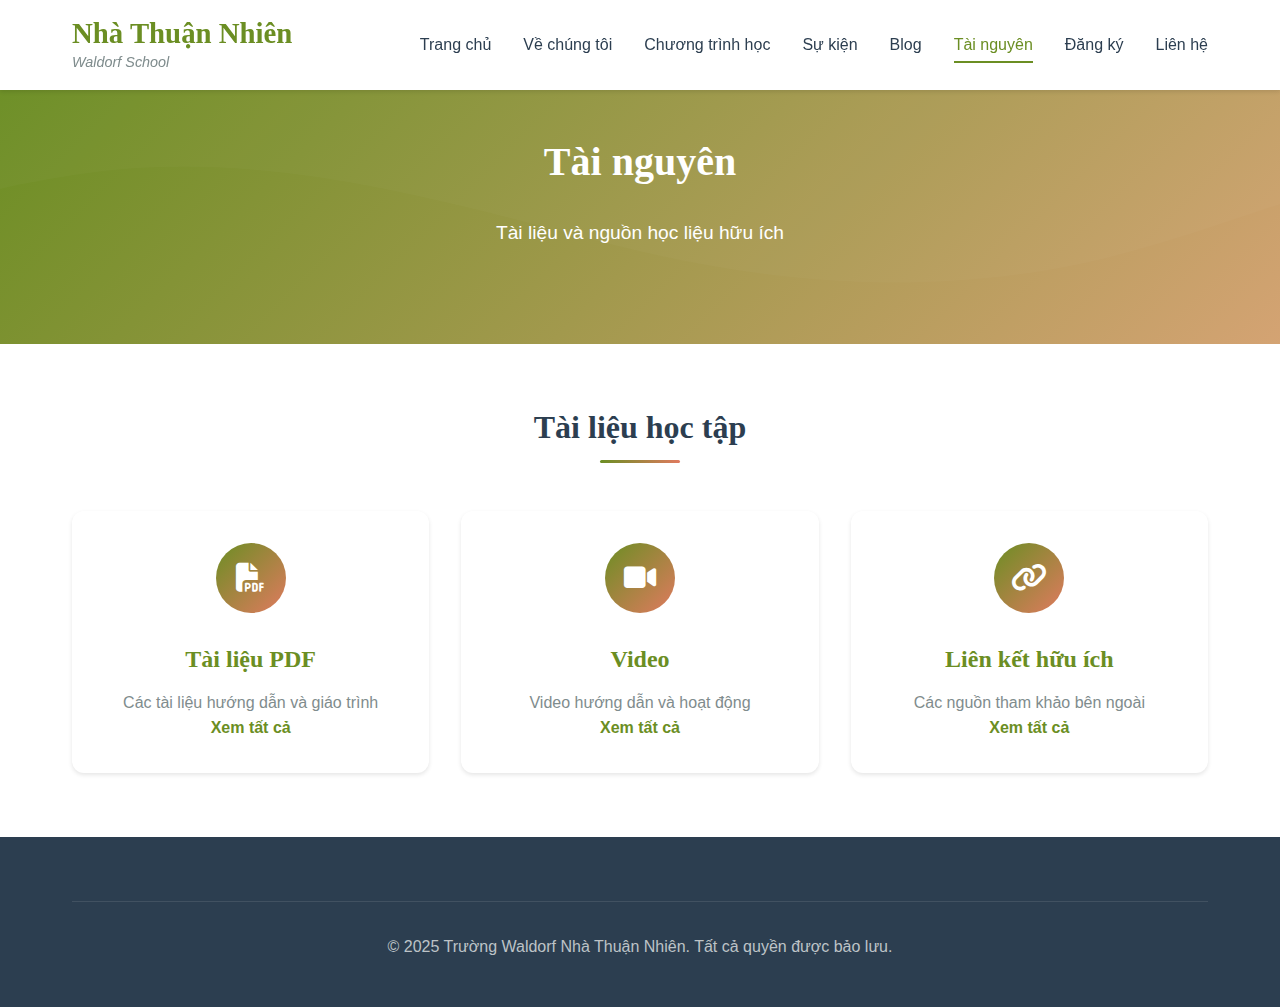
<file: resources.html>
<!DOCTYPE html>
<html lang="vi">

<head>
    <meta charset="UTF-8">
    <meta name="viewport" content="width=device-width, initial-scale=1.0">
    <title>Tài nguyên - Trường Waldorf Nhà Thuận Nhiên</title>
    <link rel="stylesheet" href="css/style.css">
    <link rel="stylesheet" href="https://cdnjs.cloudflare.com/ajax/libs/font-awesome/6.4.0/css/all.min.css">
</head>

<body>
    <header class="header">
        <div class="container">
            <div class="logo">
                <h1>Nhà Thuận Nhiên</h1>
                <p class="tagline">Waldorf School</p>
            </div>
            <nav class="nav" id="mainNav">
                <ul>
                    <li><a href="index.html">Trang chủ</a></li>
                    <li><a href="about.html">Về chúng tôi</a></li>
                    <li><a href="programs.html">Chương trình học</a></li>
                    <li><a href="events.html">Sự kiện</a></li>
                    <li><a href="blog.html">Blog</a></li>
                    <li><a href="resources.html" class="active">Tài nguyên</a></li>
                    <li><a href="admission.html">Đăng ký</a></li>
                    <li><a href="contact.html">Liên hệ</a></li>
                </ul>
            </nav>
            <button class="mobile-menu-btn" onclick="toggleMobileMenu()">
                <i class="fas fa-bars"></i>
            </button>
        </div>
    </header>

    <section class="hero" style="padding: 3rem 0;">
        <div class="hero-content">
            <h2>Tài nguyên</h2>
            <p>Tài liệu và nguồn học liệu hữu ích</p>
        </div>
    </section>

    <section style="padding: 4rem 0;">
        <div class="container">
            <h2 class="section-title">Tài liệu học tập</h2>
            <div class="features-grid">
                <div class="feature-card">
                    <div class="feature-icon">
                        <i class="fas fa-file-pdf"></i>
                    </div>
                    <h3>Tài liệu PDF</h3>
                    <p>Các tài liệu hướng dẫn và giáo trình</p>
                    <a href="#" class="btn-text">Xem tất cả</a>
                </div>
                <div class="feature-card">
                    <div class="feature-icon">
                        <i class="fas fa-video"></i>
                    </div>
                    <h3>Video</h3>
                    <p>Video hướng dẫn và hoạt động</p>
                    <a href="#" class="btn-text">Xem tất cả</a>
                </div>
                <div class="feature-card">
                    <div class="feature-icon">
                        <i class="fas fa-link"></i>
                    </div>
                    <h3>Liên kết hữu ích</h3>
                    <p>Các nguồn tham khảo bên ngoài</p>
                    <a href="#" class="btn-text">Xem tất cả</a>
                </div>
            </div>
        </div>
    </section>

    <footer class="footer">
        <div class="container">
            <div class="footer-bottom">
                <p>&copy; 2025 Trường Waldorf Nhà Thuận Nhiên. Tất cả quyền được bảo lưu.</p>
            </div>
        </div>
    </footer>

    <script src="js/main.js"></script>
</body>

</html>
</file>
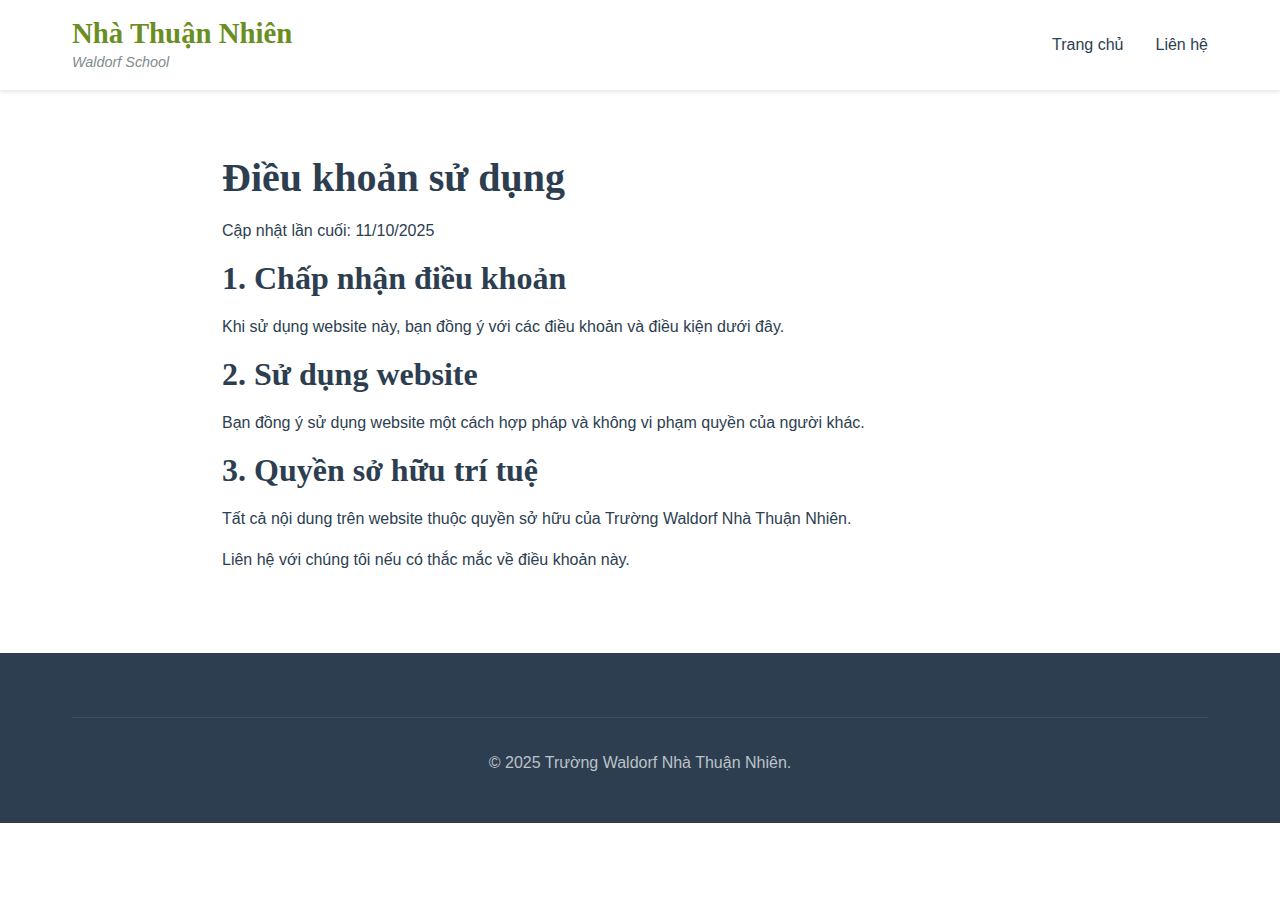
<file: terms.html>
<!DOCTYPE html>
<html lang="vi">

<head>
    <meta charset="UTF-8">
    <meta name="viewport" content="width=device-width, initial-scale=1.0">
    <title>Điều khoản sử dụng - Trường Waldorf Nhà Thuận Nhiên</title>
    <link rel="stylesheet" href="css/style.css">
</head>

<body>
    <header class="header">
        <div class="container">
            <div class="logo">
                <h1>Nhà Thuận Nhiên</h1>
                <p class="tagline">Waldorf School</p>
            </div>
            <nav class="nav" id="mainNav">
                <ul>
                    <li><a href="index.html">Trang chủ</a></li>
                    <li><a href="contact.html">Liên hệ</a></li>
                </ul>
            </nav>
        </div>
    </header>

    <section style="padding: 4rem 0;">
        <div class="container" style="max-width: 900px;">
            <h1>Điều khoản sử dụng</h1>
            <p>Cập nhật lần cuối: 11/10/2025</p>

            <h2>1. Chấp nhận điều khoản</h2>
            <p>Khi sử dụng website này, bạn đồng ý với các điều khoản và điều kiện dưới đây.</p>

            <h2>2. Sử dụng website</h2>
            <p>Bạn đồng ý sử dụng website một cách hợp pháp và không vi phạm quyền của người khác.</p>

            <h2>3. Quyền sở hữu trí tuệ</h2>
            <p>Tất cả nội dung trên website thuộc quyền sở hữu của Trường Waldorf Nhà Thuận Nhiên.</p>

            <p><a href="contact.html">Liên hệ với chúng tôi</a> nếu có thắc mắc về điều khoản này.</p>
        </div>
    </section>

    <footer class="footer">
        <div class="container">
            <div class="footer-bottom">
                <p>&copy; 2025 Trường Waldorf Nhà Thuận Nhiên.</p>
            </div>
        </div>
    </footer>
</body>

</html>
</file>
<file: css/style.css>
/* ===================================
   Global Styles & Variables
   =================================== */
:root {
    /* Waldorf-inspired color palette */
    --primary-color: #6B8E23;
    /* Olive green - nature, growth */
    --secondary-color: #D4A373;
    /* Warm brown - earth, stability */
    --accent-color: #E07A5F;
    /* Terracotta - warmth, creativity */
    --text-dark: #2C3E50;
    --text-light: #7F8C8D;
    --background-light: #F8F9FA;
    --white: #FFFFFF;
    --border-color: #E0E0E0;

    /* Typography */
    --font-primary: 'Segoe UI', Tahoma, Geneva, Verdana, sans-serif;
    --font-secondary: Georgia, 'Times New Roman', serif;

    /* Spacing */
    --spacing-xs: 0.5rem;
    --spacing-sm: 1rem;
    --spacing-md: 2rem;
    --spacing-lg: 3rem;
    --spacing-xl: 4rem;

    /* Border radius */
    --radius-sm: 4px;
    --radius-md: 8px;
    --radius-lg: 12px;

    /* Shadows */
    --shadow-sm: 0 2px 4px rgba(0, 0, 0, 0.1);
    --shadow-md: 0 4px 6px rgba(0, 0, 0, 0.1);
    --shadow-lg: 0 10px 25px rgba(0, 0, 0, 0.15);

    /* Transitions */
    --transition: all 0.3s ease;
}

/* Reset & Base Styles */
* {
    margin: 0;
    padding: 0;
    box-sizing: border-box;
}

html {
    scroll-behavior: smooth;
}

body {
    font-family: var(--font-primary);
    font-size: 16px;
    line-height: 1.6;
    color: var(--text-dark);
    background-color: var(--white);
}

img {
    max-width: 100%;
    height: auto;
    display: block;
}

a {
    text-decoration: none;
    color: inherit;
    transition: var(--transition);
}

ul {
    list-style: none;
}

/* ===================================
   Typography
   =================================== */
h1,
h2,
h3,
h4,
h5,
h6 {
    font-family: var(--font-secondary);
    line-height: 1.2;
    margin-bottom: var(--spacing-sm);
    color: var(--text-dark);
}

h1 {
    font-size: 2.5rem;
}

h2 {
    font-size: 2rem;
}

h3 {
    font-size: 1.5rem;
}

h4 {
    font-size: 1.25rem;
}

h5 {
    font-size: 1.1rem;
}

h6 {
    font-size: 1rem;
}

p {
    margin-bottom: var(--spacing-sm);
}

/* ===================================
   Layout Components
   =================================== */
.container {
    max-width: 1200px;
    margin: 0 auto;
    padding: 0 var(--spacing-md);
}

.section-title {
    text-align: center;
    margin-bottom: var(--spacing-lg);
    position: relative;
    padding-bottom: var(--spacing-sm);
}

.section-title::after {
    content: '';
    position: absolute;
    bottom: 0;
    left: 50%;
    transform: translateX(-50%);
    width: 80px;
    height: 3px;
    background: linear-gradient(to right, var(--primary-color), var(--accent-color));
    border-radius: var(--radius-sm);
}

.text-center {
    text-align: center;
}

/* ===================================
   Header & Navigation
   =================================== */
.header {
    background: var(--white);
    box-shadow: var(--shadow-sm);
    position: sticky;
    top: 0;
    z-index: 1000;
    padding: var(--spacing-sm) 0;
}

.header .container {
    display: flex;
    justify-content: space-between;
    align-items: center;
}

.logo h1 {
    color: var(--primary-color);
    font-size: 1.8rem;
    margin-bottom: 0;
}

.logo .tagline {
    font-size: 0.9rem;
    color: var(--text-light);
    font-style: italic;
    margin: 0;
}

.nav ul {
    display: flex;
    align-items: center;
    gap: var(--spacing-md);
}

.nav a {
    color: var(--text-dark);
    font-weight: 500;
    padding: var(--spacing-xs) 0;
    border-bottom: 2px solid transparent;
}

.nav a:hover,
.nav a.active {
    color: var(--primary-color);
    border-bottom-color: var(--primary-color);
}

.language-switch {
    font-size: 0.9rem;
}

.mobile-menu-btn {
    display: none;
    background: none;
    border: none;
    font-size: 1.5rem;
    cursor: pointer;
    color: var(--primary-color);
}

/* ===================================
   Hero Section
   =================================== */
.hero {
    background: linear-gradient(135deg, var(--primary-color) 0%, var(--secondary-color) 100%);
    color: var(--white);
    padding: var(--spacing-xl) 0;
    text-align: center;
    position: relative;
    overflow: hidden;
}

.hero::before {
    content: '';
    position: absolute;
    top: 0;
    left: 0;
    right: 0;
    bottom: 0;
    background: url('data:image/svg+xml,<svg xmlns="http://www.w3.org/2000/svg" viewBox="0 0 1200 120"><path fill="%23ffffff" fill-opacity="0.1" d="M0,0V46.29c47.79,22.2,103.59,32.17,158,28,70.36-5.37,136.33-33.31,206.8-37.5C438.64,32.43,512.34,53.67,583,72.05c69.27,18,138.3,24.88,209.4,13.08,36.15-6,69.85-17.84,104.45-29.34C989.49,25,1113-14.29,1200,52.47V0Z" opacity=".25"/></svg>') no-repeat bottom;
    background-size: cover;
}

.hero-content {
    position: relative;
    z-index: 1;
}

.hero h2 {
    font-size: 2.5rem;
    margin-bottom: var(--spacing-md);
    color: var(--white);
}

.hero p {
    font-size: 1.2rem;
    margin-bottom: var(--spacing-lg);
    max-width: 600px;
    margin-left: auto;
    margin-right: auto;
}

.hero-buttons {
    display: flex;
    gap: var(--spacing-sm);
    justify-content: center;
    flex-wrap: wrap;
}

/* ===================================
   Buttons
   =================================== */
.btn {
    display: inline-block;
    padding: 0.75rem 2rem;
    border-radius: var(--radius-md);
    font-weight: 600;
    text-align: center;
    cursor: pointer;
    transition: var(--transition);
    border: 2px solid transparent;
}

.btn-primary {
    background: var(--primary-color);
    color: var(--white);
}

.btn-primary:hover {
    background: #5a7a1d;
    transform: translateY(-2px);
    box-shadow: var(--shadow-md);
}

.btn-secondary {
    background: var(--accent-color);
    color: var(--white);
}

.btn-secondary:hover {
    background: #d16849;
    transform: translateY(-2px);
    box-shadow: var(--shadow-md);
}

.btn-light {
    background: var(--white);
    color: var(--primary-color);
}

.btn-light:hover {
    background: var(--background-light);
}

.btn-outline {
    background: transparent;
    color: var(--white);
    border-color: var(--white);
}

.btn-outline:hover {
    background: var(--white);
    color: var(--primary-color);
}

.btn-text {
    background: none;
    color: var(--primary-color);
    padding: 0.5rem 0;
    font-weight: 600;
}

.btn-text:hover {
    color: var(--accent-color);
}

/* ===================================
   Introduction Section
   =================================== */
.intro-section {
    padding: var(--spacing-xl) 0;
}

.intro-grid {
    display: grid;
    grid-template-columns: 1fr 1fr;
    gap: var(--spacing-lg);
    align-items: center;
}

.intro-text h2 {
    color: var(--primary-color);
    margin-bottom: var(--spacing-md);
}

.intro-text p {
    color: var(--text-light);
    margin-bottom: var(--spacing-md);
}

.intro-image img {
    border-radius: var(--radius-lg);
    box-shadow: var(--shadow-lg);
}

/* ===================================
   Features Section
   =================================== */
.features-section {
    padding: var(--spacing-xl) 0;
    background: var(--background-light);
}

.features-grid {
    display: grid;
    grid-template-columns: repeat(auto-fit, minmax(300px, 1fr));
    gap: var(--spacing-md);
}

.feature-card {
    background: var(--white);
    padding: var(--spacing-md);
    border-radius: var(--radius-lg);
    text-align: center;
    transition: var(--transition);
    box-shadow: var(--shadow-sm);
}

.feature-card:hover {
    transform: translateY(-5px);
    box-shadow: var(--shadow-lg);
}

.feature-icon {
    width: 70px;
    height: 70px;
    background: linear-gradient(135deg, var(--primary-color), var(--accent-color));
    color: var(--white);
    border-radius: 50%;
    display: flex;
    align-items: center;
    justify-content: center;
    margin: 0 auto var(--spacing-md);
    font-size: 1.8rem;
}

.feature-card h3 {
    color: var(--primary-color);
    margin-bottom: var(--spacing-sm);
}

.feature-card p {
    color: var(--text-light);
    margin: 0;
}

/* ===================================
   News & Events Section
   =================================== */
.news-events-section {
    padding: var(--spacing-xl) 0;
}

.news-grid {
    display: grid;
    grid-template-columns: repeat(auto-fit, minmax(320px, 1fr));
    gap: var(--spacing-md);
    margin-bottom: var(--spacing-lg);
}

.news-card {
    background: var(--white);
    border-radius: var(--radius-lg);
    overflow: hidden;
    box-shadow: var(--shadow-sm);
    transition: var(--transition);
}

.news-card:hover {
    transform: translateY(-5px);
    box-shadow: var(--shadow-lg);
}

.news-image {
    position: relative;
    overflow: hidden;
    height: 200px;
}

.news-image img {
    width: 100%;
    height: 100%;
    object-fit: cover;
    transition: var(--transition);
}

.news-card:hover .news-image img {
    transform: scale(1.1);
}

.news-badge {
    position: absolute;
    top: var(--spacing-sm);
    right: var(--spacing-sm);
    background: var(--primary-color);
    color: var(--white);
    padding: 0.25rem 0.75rem;
    border-radius: var(--radius-sm);
    font-size: 0.85rem;
    font-weight: 600;
}

.news-badge.news {
    background: #2196f3;
}

.news-badge.blog {
    background: #9c27b0;
}

.news-content {
    padding: var(--spacing-md);
}

.news-date {
    color: var(--text-light);
    font-size: 0.9rem;
    display: block;
    margin-bottom: var(--spacing-xs);
}

.news-content h3 {
    margin-bottom: var(--spacing-sm);
}

.news-content p {
    color: var(--text-light);
    margin-bottom: var(--spacing-md);
}

.read-more {
    color: var(--primary-color);
    font-weight: 600;
    display: inline-flex;
    align-items: center;
    gap: 0.5rem;
}

.read-more:hover {
    color: var(--accent-color);
}

/* ===================================
   CTA Section
   =================================== */
.cta-section {
    background: linear-gradient(135deg, var(--primary-color) 0%, var(--secondary-color) 100%);
    color: var(--white);
    padding: var(--spacing-xl) 0;
    text-align: center;
}

.cta-content h2 {
    color: var(--white);
    margin-bottom: var(--spacing-md);
}

.cta-content p {
    font-size: 1.1rem;
    margin-bottom: var(--spacing-lg);
    max-width: 700px;
    margin-left: auto;
    margin-right: auto;
}

.cta-buttons {
    display: flex;
    gap: var(--spacing-sm);
    justify-content: center;
    flex-wrap: wrap;
}

/* ===================================
   Footer
   =================================== */
.footer {
    background: var(--text-dark);
    color: var(--white);
    padding: var(--spacing-xl) 0 var(--spacing-md);
}

.footer-grid {
    display: grid;
    grid-template-columns: repeat(auto-fit, minmax(250px, 1fr));
    gap: var(--spacing-lg);
    margin-bottom: var(--spacing-lg);
}

.footer-col h3 {
    color: var(--white);
    margin-bottom: var(--spacing-md);
    font-size: 1.2rem;
}

.footer-col p {
    color: #BDC3C7;
    line-height: 1.8;
}

.footer-col ul {
    display: flex;
    flex-direction: column;
    gap: var(--spacing-xs);
}

.footer-col a {
    color: #BDC3C7;
}

.footer-col a:hover {
    color: var(--white);
    padding-left: 5px;
}

.contact-info li {
    display: flex;
    align-items: flex-start;
    gap: var(--spacing-sm);
    color: #BDC3C7;
    margin-bottom: var(--spacing-xs);
}

.contact-info i {
    color: var(--primary-color);
    margin-top: 3px;
}

.social-links {
    display: flex;
    gap: var(--spacing-sm);
    margin-top: var(--spacing-md);
}

.social-links a {
    width: 40px;
    height: 40px;
    background: rgba(255, 255, 255, 0.1);
    border-radius: 50%;
    display: flex;
    align-items: center;
    justify-content: center;
    color: var(--white);
    transition: var(--transition);
}

.social-links a:hover {
    background: var(--primary-color);
    transform: translateY(-3px);
}

.footer-bottom {
    border-top: 1px solid rgba(255, 255, 255, 0.1);
    padding-top: var(--spacing-md);
    text-align: center;
    color: #BDC3C7;
}

/* ===================================
   Forms
   =================================== */
.form-group {
    margin-bottom: var(--spacing-md);
}

.form-group label {
    display: block;
    margin-bottom: var(--spacing-xs);
    font-weight: 600;
    color: var(--text-dark);
}

.form-group input,
.form-group textarea,
.form-group select {
    width: 100%;
    padding: 0.75rem;
    border: 1px solid var(--border-color);
    border-radius: var(--radius-md);
    font-family: var(--font-primary);
    font-size: 1rem;
    transition: var(--transition);
}

.form-group input:focus,
.form-group textarea:focus,
.form-group select:focus {
    outline: none;
    border-color: var(--primary-color);
    box-shadow: 0 0 0 3px rgba(107, 142, 35, 0.1);
}

.form-group textarea {
    resize: vertical;
    min-height: 120px;
}

.form-group.required label::after {
    content: '*';
    color: var(--accent-color);
    margin-left: 4px;
}

/* ===================================
   Responsive Design
   =================================== */
@media (max-width: 968px) {
    .nav ul {
        position: fixed;
        top: 70px;
        left: -100%;
        width: 100%;
        flex-direction: column;
        background: var(--white);
        padding: var(--spacing-md);
        box-shadow: var(--shadow-md);
        transition: var(--transition);
    }

    .nav.active ul {
        left: 0;
    }

    .mobile-menu-btn {
        display: block;
    }

    .intro-grid {
        grid-template-columns: 1fr;
    }

    .hero h2 {
        font-size: 2rem;
    }

    .features-grid {
        grid-template-columns: 1fr;
    }
}

@media (max-width: 640px) {
    :root {
        --spacing-xl: 2rem;
        --spacing-lg: 2rem;
    }

    h1 {
        font-size: 2rem;
    }

    h2 {
        font-size: 1.75rem;
    }

    h3 {
        font-size: 1.25rem;
    }

    .hero h2 {
        font-size: 1.5rem;
    }

    .hero p {
        font-size: 1rem;
    }

    .news-grid {
        grid-template-columns: 1fr;
    }

    .hero-buttons,
    .cta-buttons {
        flex-direction: column;
    }

    .btn {
        width: 100%;
    }
}

/* ===================================
   Utility Classes
   =================================== */
.mt-1 {
    margin-top: var(--spacing-xs);
}

.mt-2 {
    margin-top: var(--spacing-sm);
}

.mt-3 {
    margin-top: var(--spacing-md);
}

.mt-4 {
    margin-top: var(--spacing-lg);
}

.mb-1 {
    margin-bottom: var(--spacing-xs);
}

.mb-2 {
    margin-bottom: var(--spacing-sm);
}

.mb-3 {
    margin-bottom: var(--spacing-md);
}

.mb-4 {
    margin-bottom: var(--spacing-lg);
}

.pt-1 {
    padding-top: var(--spacing-xs);
}

.pt-2 {
    padding-top: var(--spacing-sm);
}

.pt-3 {
    padding-top: var(--spacing-md);
}

.pt-4 {
    padding-top: var(--spacing-lg);
}

.pb-1 {
    padding-bottom: var(--spacing-xs);
}

.pb-2 {
    padding-bottom: var(--spacing-sm);
}

.pb-3 {
    padding-bottom: var(--spacing-md);
}

.pb-4 {
    padding-bottom: var(--spacing-lg);
}
</file>
